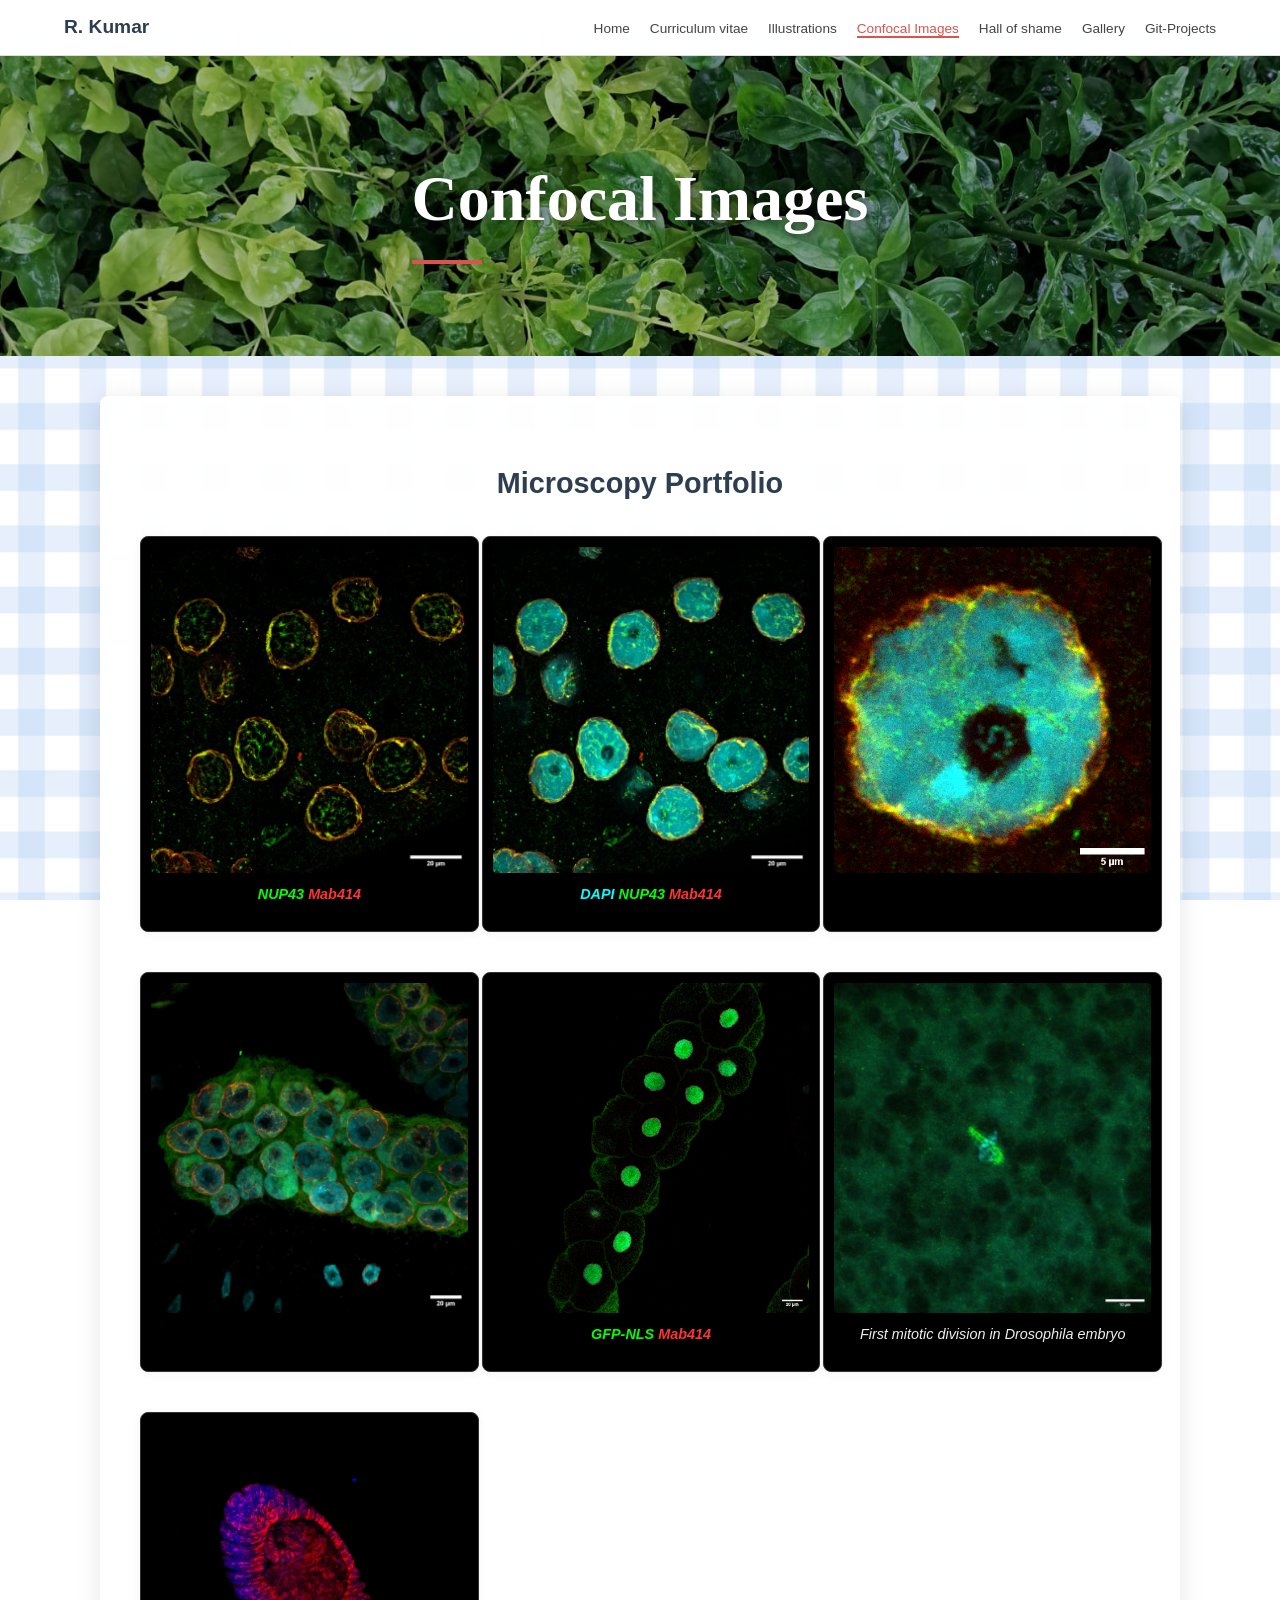
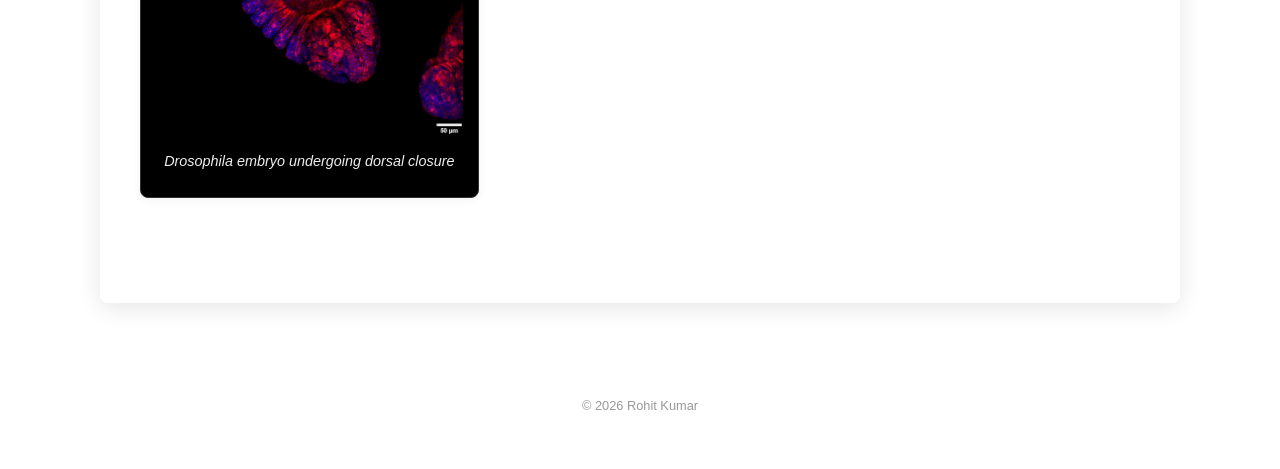
<file: confocal.html>
<!DOCTYPE html>
<html lang="en">
<head>
    <meta charset="UTF-8">
    <meta name="viewport" content="width=device-width, initial-scale=1.0">
    <title>Confocal Images | Rohit Kumar</title>
    <link rel="stylesheet" href="style.css">
</head>
<body>

    <nav class="navbar">
        <div class="nav-logo"><strong>R. Kumar</strong></div>
        <ul class="nav-links">
            <li><a href="index.html">Home</a></li>
            <li><a href="cv.html">Curriculum vitae</a></li>
            <li><a href="illustrations.html">Illustrations</a></li>
            <li><a href="confocal.html" class="active-link">Confocal Images</a></li>
            <li><a href="hall-of-shame.html">Hall of shame</a></li>
            <li><a href="gallery.html">Gallery</a></li>
            <li><a href="git-projects.html">Git-Projects</a></li>
        </ul>
    </nav>

    <header class="hero-banner">
        <div class="hero-text">
            <h1>Confocal Images</h1>
            <div class="red-line"></div>
        </div>
    </header>

    <main class="container">
        <section class="gallery-section">
            <h2 class="section-title">Microscopy Portfolio</h2>
            
            <div class="gallery-grid">
                
                <div class="art-card microscopy-card">
                    <img src="confocal/confocal1.jpg" alt="Drosophila Confocal Image 1">
                    <p class="caption">
                        <span class="text-green">NUP43</span> <span class="text-red">Mab414</span>
                    </p>
                </div>

                <div class="art-card microscopy-card">
                    <img src="confocal/confocal2.jpg" alt="Drosophila Confocal Image 2">
                    <p class="caption"> <span class="text-cyan">DAPI </span> <span class="text-green">NUP43 </span> <span class="text-red">Mab414</span> 
                    </p>
                </div>

                <div class="art-card microscopy-card">
                    <img src="confocal/confocal3.png" alt="Drosophila Confocal Image 3">
                    <p class="caption"></p>
                </div>

                <div class="art-card microscopy-card">
                    <img src="confocal/confocal4.jpg" alt="Drosophila Confocal Image 4">
                    <p class="caption"></p>
                </div>

                <div class="art-card microscopy-card">
                    <img src="confocal/confocal5.png" alt="Drosophila Confocal Image 5">
                    <p class="caption">
                        <span class="text-green">GFP-NLS</span> <span class="text-red">Mab414</span>
                    </p>
                </div>

                <div class="art-card microscopy-card">
                    <img src="confocal/confocal6.jpg" alt="Drosophila Confocal Image 6">
                    <p class="caption">First mitotic division in <i>Drosophila</i> embryo</p>
                </div>

                <div class="art-card microscopy-card">
                    <img src="confocal/confocal7.jpg" alt="Drosophila Confocal Image 7">
                    <p class="caption"><i>Drosophila</i> embryo undergoing dorsal closure</p>
                </div>

            </div>
        </section>
    </main>

    <footer class="cv-footer">
        <p>© 2026 Rohit Kumar </p>
    </footer>

</body>
</html>
</file>
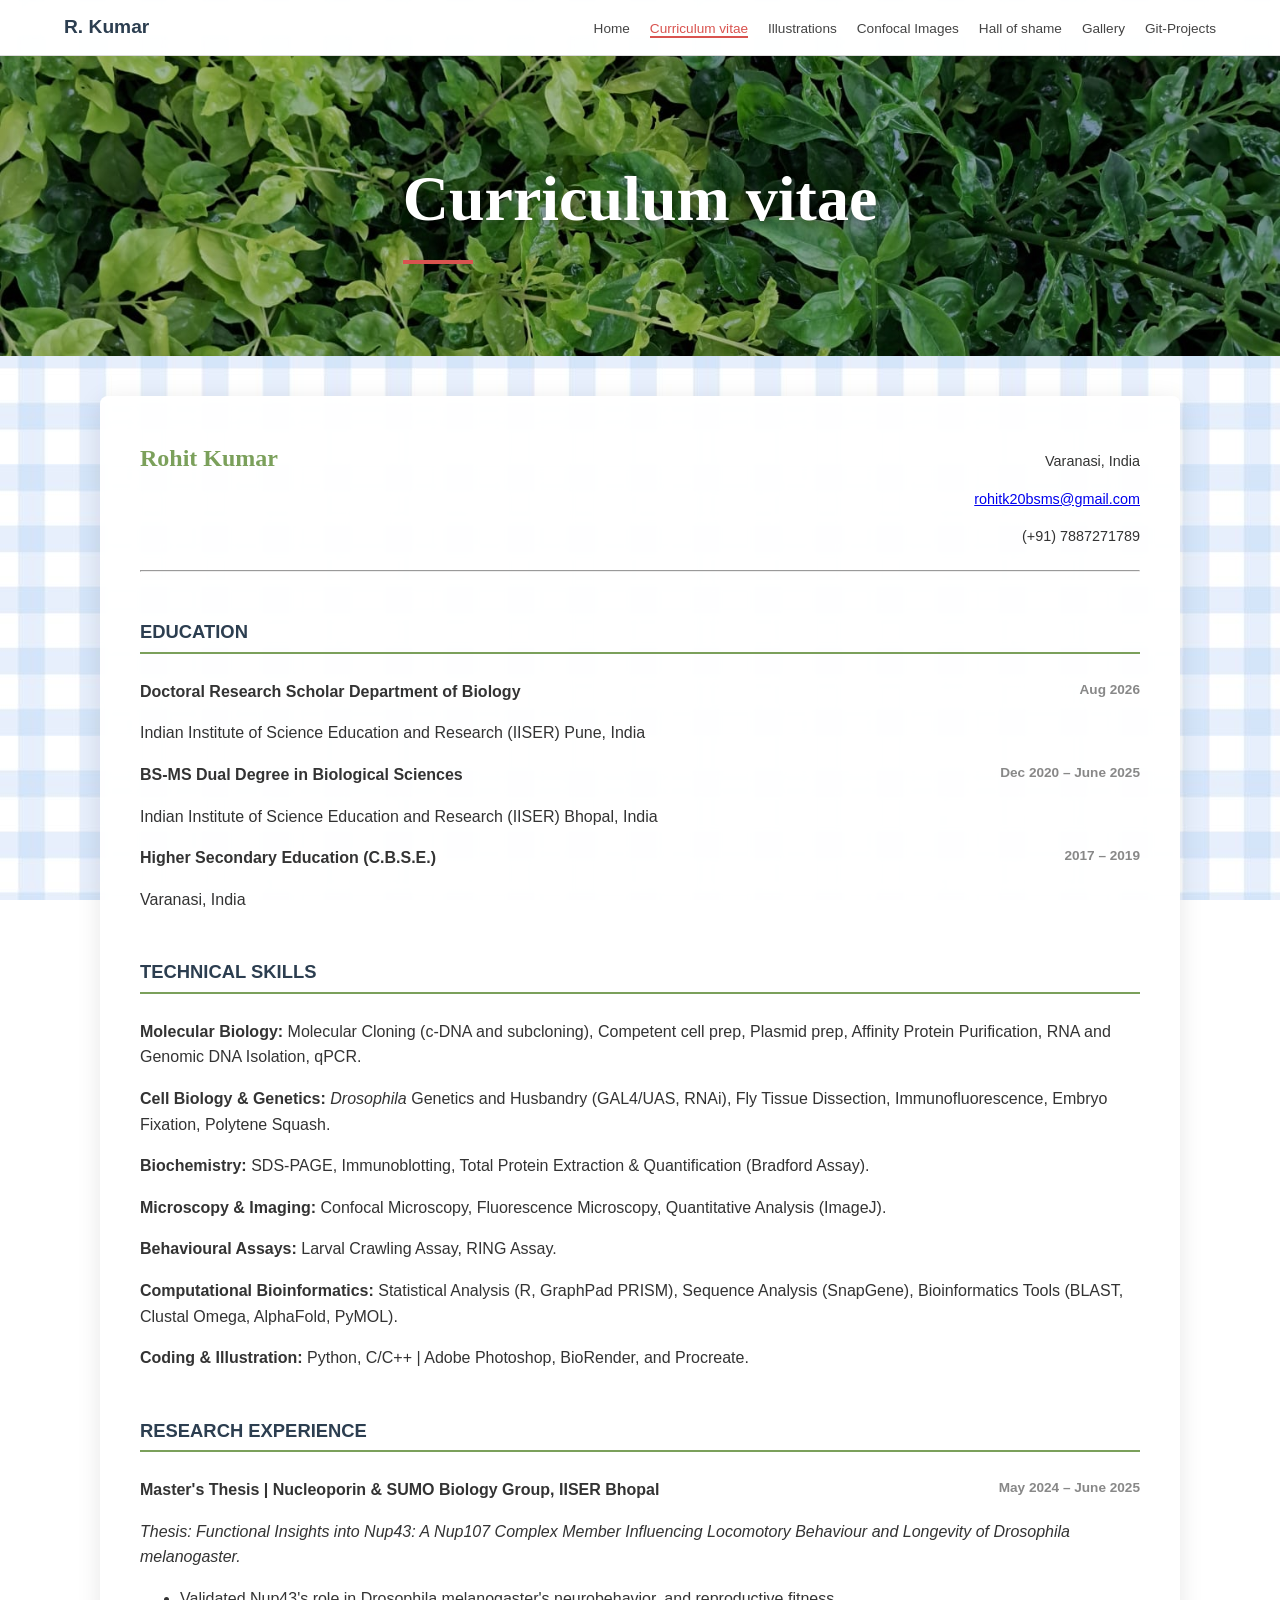
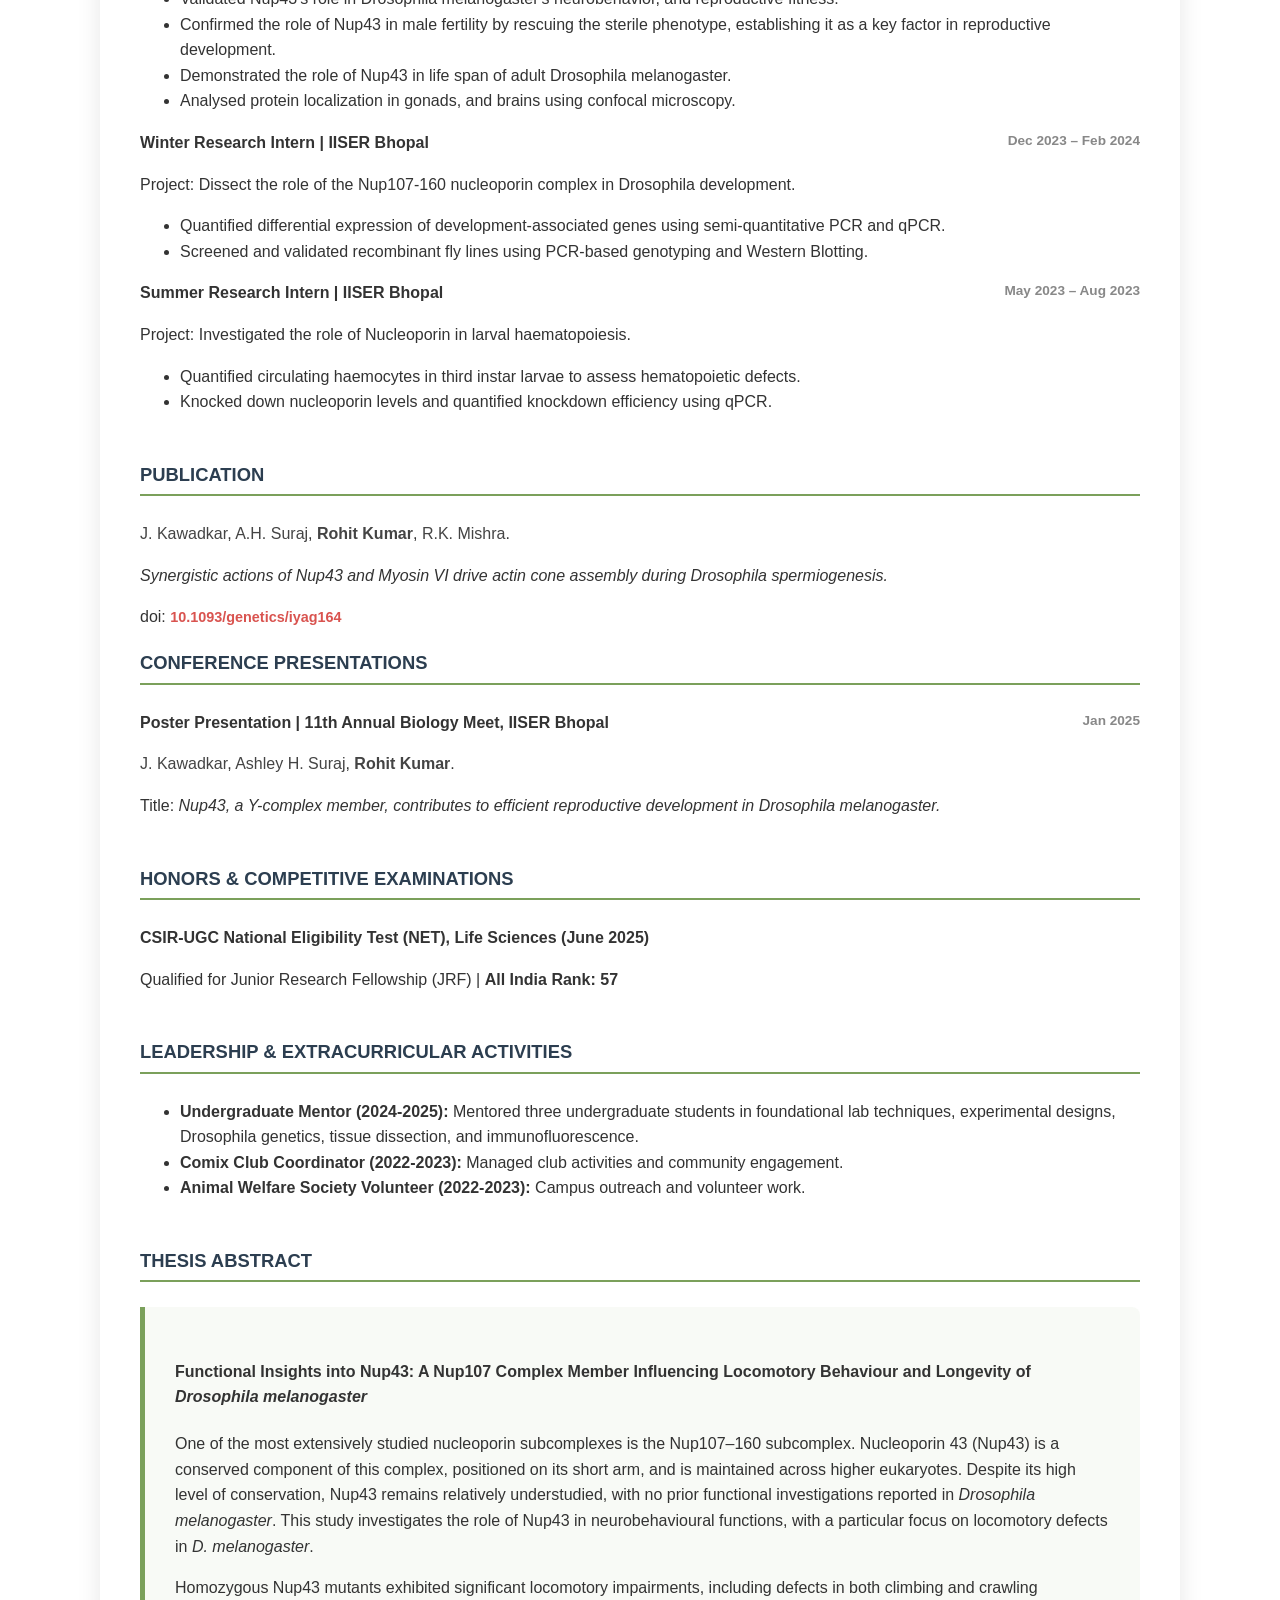
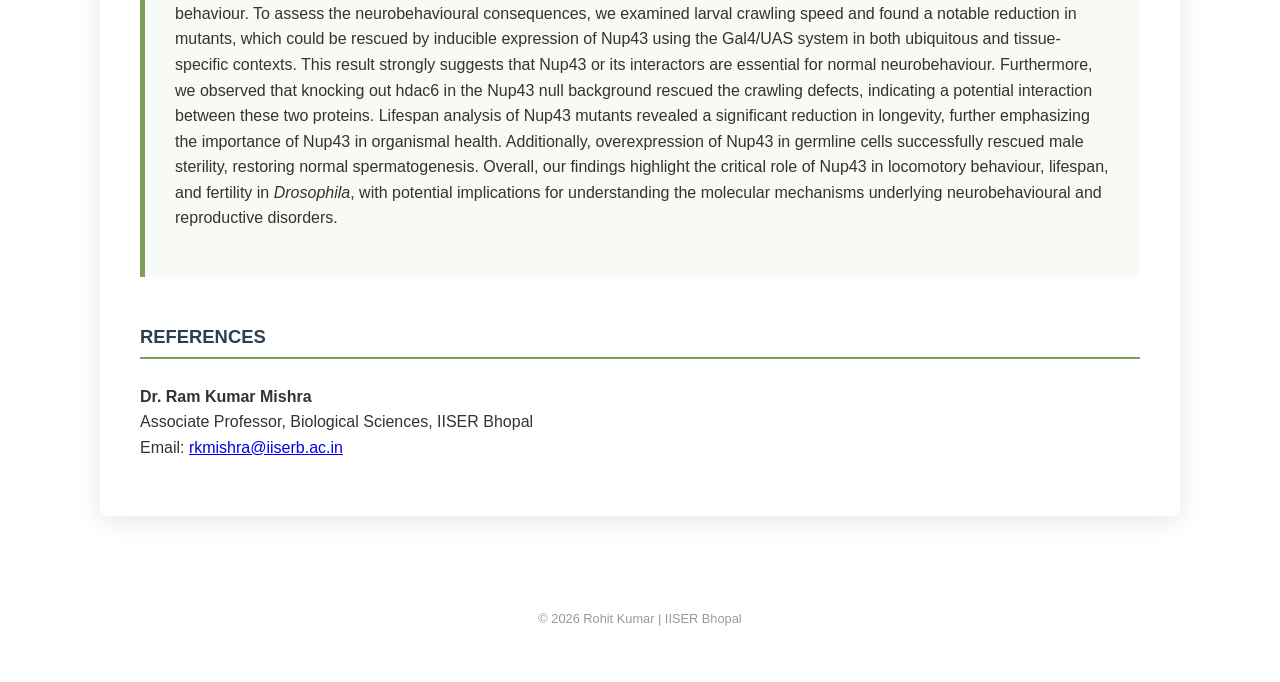
<file: cv.html>
<!DOCTYPE html>
<html lang="en">
<head>
    <meta charset="UTF-8">
    <meta name="viewport" content="width=device-width, initial-scale=1.0">
    <title>CV | Rohit Kumar</title>
    <link rel="stylesheet" href="style.css">
</head>
<body>

    <nav class="navbar">
        <div class="nav-logo"><strong>R. Kumar</strong></div>
        <ul class="nav-links">
            <li><a href="index.html">Home</a></li>
            <li><a href="cv.html" class="active-link">Curriculum vitae</a></li>
            <li><a href="illustrations.html">Illustrations</a></li>
            <li><a href="confocal.html">Confocal Images</a></li>
            <li><a href="hall-of-shame.html">Hall of shame</a></li>
            <li><a href="gallery.html">Gallery</a></li>
            <li><a href="git-projects.html">Git-Projects</a></li>
        </ul>
    </nav>

    <header class="hero-banner">
        <div class="hero-text">
            <h1>Curriculum vitae</h1>
            <div class="red-line"></div>
        </div>
    </header>

    <main class="container">
        <section class="cv-section">
            <div class="cv-header-flex">
                <h2 class="green-title">Rohit Kumar</h2>
                <div class="contact-info">
                    <p>Varanasi, India</p>
                    <p><a href="mailto:rohitk20bsms@gmail.com">rohitk20bsms@gmail.com</a></p>
                    <p>(+91) 7887271789</p>
                </div>
            </div>
            <hr class="cv-divider">

            <div class="cv-block">
                <h3>EDUCATION</h3>
                <div class="cv-item">
                    <span class="cv-date">Aug 2026 </span>
                    <strong> Doctoral Research Scholar Department of Biology </strong>
                    <p>Indian Institute of Science Education and Research (IISER) Pune, India</p>
                </div>
                <div class="cv-item">
                    <span class="cv-date">Dec 2020 – June 2025</span>
                    <strong>BS-MS Dual Degree in Biological Sciences</strong>
                    <p>Indian Institute of Science Education and Research (IISER) Bhopal, India</p>
                </div>
                <div class="cv-item">
                    <span class="cv-date">2017 – 2019</span>
                    <strong>Higher Secondary Education (C.B.S.E.)</strong>
                    <p>Varanasi, India</p>
                </div>
            </div>

            <div class="cv-block">
                <h3>TECHNICAL SKILLS</h3>
                <div class="skills-grid">
                    <p><strong>Molecular Biology:</strong> Molecular Cloning (c-DNA and subcloning), Competent cell prep, Plasmid prep, Affinity Protein Purification, RNA and Genomic DNA Isolation, qPCR.</p>
                    <p><strong>Cell Biology & Genetics:</strong> <em>Drosophila</em> Genetics and Husbandry (GAL4/UAS, RNAi), Fly Tissue Dissection, Immunofluorescence, Embryo Fixation, Polytene Squash.</p>
                    <p><strong>Biochemistry:</strong> SDS-PAGE, Immunoblotting, Total Protein Extraction & Quantification (Bradford Assay).</p>
                    <p><strong>Microscopy & Imaging:</strong> Confocal Microscopy, Fluorescence Microscopy, Quantitative Analysis (ImageJ).</p>
                    <p><strong>Behavioural Assays:</strong> Larval Crawling Assay, RING Assay.</p>
                    <p><strong>Computational Bioinformatics:</strong> Statistical Analysis (R, GraphPad PRISM), Sequence Analysis (SnapGene), Bioinformatics Tools (BLAST, Clustal Omega, AlphaFold, PyMOL).</p>
                    <p><strong>Coding & Illustration:</strong> Python, C/C++ | Adobe Photoshop, BioRender, and Procreate.</p>
                </div>
            </div>

            <div class="cv-block">
                <h3>RESEARCH EXPERIENCE</h3>
                
                <div class="cv-item">
                    <span class="cv-date">May 2024 – June 2025</span>
                    <strong>Master's Thesis | Nucleoporin & SUMO Biology Group, IISER Bhopal</strong>
                    <p><em>Thesis: Functional Insights into Nup43: A Nup107 Complex Member Influencing Locomotory Behaviour and Longevity of Drosophila melanogaster.</em></p>
                    <ul>
                        <li>Validated Nup43's role in Drosophila melanogaster's neurobehavior, and reproductive fitness.</li>
                        <li>Confirmed the role of Nup43 in male fertility by rescuing the sterile phenotype, establishing it as a key factor in reproductive development.</li>
                        <li>Demonstrated the role of Nup43 in life span of adult Drosophila melanogaster.</li>
                        <li>Analysed protein localization in gonads, and brains using confocal microscopy.</li>
                    </ul>
                </div>

                <div class="cv-item">
                    <span class="cv-date">Dec 2023 – Feb 2024</span>
                    <strong>Winter Research Intern | IISER Bhopal</strong>
                    <p>Project: Dissect the role of the Nup107-160 nucleoporin complex in Drosophila development.</p>
                    <ul>
                        <li>Quantified differential expression of development-associated genes using semi-quantitative PCR and qPCR.</li>
                        <li>Screened and validated recombinant fly lines using PCR-based genotyping and Western Blotting.</li>
                    </ul>
                </div>

                <div class="cv-item">
                    <span class="cv-date">May 2023 – Aug 2023</span>
                    <strong>Summer Research Intern | IISER Bhopal</strong>
                    <p>Project: Investigated the role of Nucleoporin in larval haematopoiesis.</p>
                    <ul>
                        <li>Quantified circulating haemocytes in third instar larvae to assess hematopoietic defects.</li>
                        <li>Knocked down nucleoporin levels and quantified knockdown efficiency using qPCR.</li>
                    </ul>
                </div>
            </div>

            <div class="cv-block">
                <h3>PUBLICATION</h3>
                <div class="cv-item">
                    <p class="author-list">
                        <a href="https://orcid.org/0009-0009-1483-6507" target="_blank" class="orcid-link">J. Kawadkar</a>, 
                        <a href="https://orcid.org/0009-0002-5865-1730" target="_blank" class="orcid-link">A.H. Suraj</a>, 
                        <a href="https://orcid.org/0009-0007-2792-2872" target="_blank" class="orcid-link"><strong>Rohit Kumar</strong></a>, 
                        <a href="https://orcid.org/0000-0002-9528-0476" target="_blank" class="orcid-link">R.K. Mishra</a>.
                    </p>
                    <p class="manuscript-title">
                        <em>Synergistic actions of Nup43 and Myosin VI drive actin cone assembly during Drosophila spermiogenesis.</em>
                    </p>
                    <p class="doi-link">doi: <a href="https://doi.org/10.1093/genetics/iyag164" target="_blank">10.1093/genetics/iyag164</a></p>
                </div>

                <h3>CONFERENCE PRESENTATIONS</h3>
                <div class="cv-item">
                    <span class="cv-date">Jan 2025</span>
                    <strong>Poster Presentation | 11th Annual Biology Meet, IISER Bhopal</strong>
                    <p class="author-list">
                        <a href="https://orcid.org/0009-0009-1483-6507" target="_blank" class="orcid-link">J. Kawadkar</a>, 
                        <a href="https://orcid.org/0009-0002-5865-1730" target="_blank" class="orcid-link">Ashley H. Suraj</a>, 
                        <a href="https://orcid.org/0009-0007-2792-2872" target="_blank" class="orcid-link"><strong>Rohit Kumar</strong></a>.
                    </p>
                    <p>Title: <em>Nup43, a Y-complex member, contributes to efficient reproductive development in Drosophila melanogaster.</em></p>
                </div>
            </div>

            <div class="cv-block">
                <h3>HONORS & COMPETITIVE EXAMINATIONS</h3>
                <div class="cv-item">
                    <strong>CSIR-UGC National Eligibility Test (NET), Life Sciences (June 2025)</strong>
                    <p>Qualified for Junior Research Fellowship (JRF) | <strong>All India Rank: 57</strong></p>
                </div>
            </div>

            <div class="cv-block">
                <h3>LEADERSHIP & EXTRACURRICULAR ACTIVITIES</h3>
                <ul>
                    <li><strong>Undergraduate Mentor (2024-2025):</strong> Mentored three undergraduate students in foundational lab techniques, experimental designs, Drosophila genetics, tissue dissection, and immunofluorescence.</li>
                    <li><strong>Comix Club Coordinator (2022-2023):</strong> Managed club activities and community engagement.</li>
                    <li><strong>Animal Welfare Society Volunteer (2022-2023):</strong> Campus outreach and volunteer work.</li>
                </ul>
            </div>

            <section class="cv-block abstract-container">
                <h3>THESIS ABSTRACT</h3>
                <div class="abstract-content">
                    <h4 class="thesis-title">Functional Insights into Nup43: A Nup107 Complex Member Influencing Locomotory Behaviour and Longevity of <em>Drosophila melanogaster</em></h4>
                    <p>One of the most extensively studied nucleoporin subcomplexes is the Nup107–160 subcomplex. Nucleoporin 43 (Nup43) is a conserved component of this complex, positioned on its short arm, and is maintained across higher eukaryotes. Despite its high level of conservation, Nup43 remains relatively understudied, with no prior functional investigations reported in <em>Drosophila melanogaster</em>. This study investigates the role of Nup43 in neurobehavioural functions, with a particular focus on locomotory defects in <em>D. melanogaster</em>.</p>

                    <p>Homozygous Nup43 mutants exhibited significant locomotory impairments, including defects in both climbing and crawling behaviour. To assess the neurobehavioural consequences, we examined larval crawling speed and found a notable reduction in mutants, which could be rescued by inducible expression of Nup43 using the Gal4/UAS system in both ubiquitous and tissue-specific contexts. This result strongly suggests that Nup43 or its interactors are essential for normal neurobehaviour. Furthermore, we observed that knocking out hdac6 in the Nup43 null background rescued the crawling defects, indicating a potential interaction between these two proteins. Lifespan analysis of Nup43 mutants revealed a significant reduction in longevity, further emphasizing the importance of Nup43 in organismal health. Additionally, overexpression of Nup43 in germline cells successfully rescued male sterility, restoring normal spermatogenesis. Overall, our findings highlight the critical role of Nup43 in locomotory behaviour, lifespan, and fertility in <em>Drosophila</em>, with potential implications for understanding the molecular mechanisms underlying neurobehavioural and reproductive disorders.</p>
                </div>
            </section>

            <div class="cv-block">
                <h3>REFERENCES</h3>
                <p><strong>Dr. Ram Kumar Mishra</strong><br>
                Associate Professor, Biological Sciences, IISER Bhopal<br>
                Email: <a href="mailto:rkmishra@iiserb.ac.in">rkmishra@iiserb.ac.in</a></p>
            </div>
        </section>
    </main>

    <footer class="cv-footer">
        <p>© 2026 Rohit Kumar | IISER Bhopal</p>
    </footer>

</body>
</html>
</file>
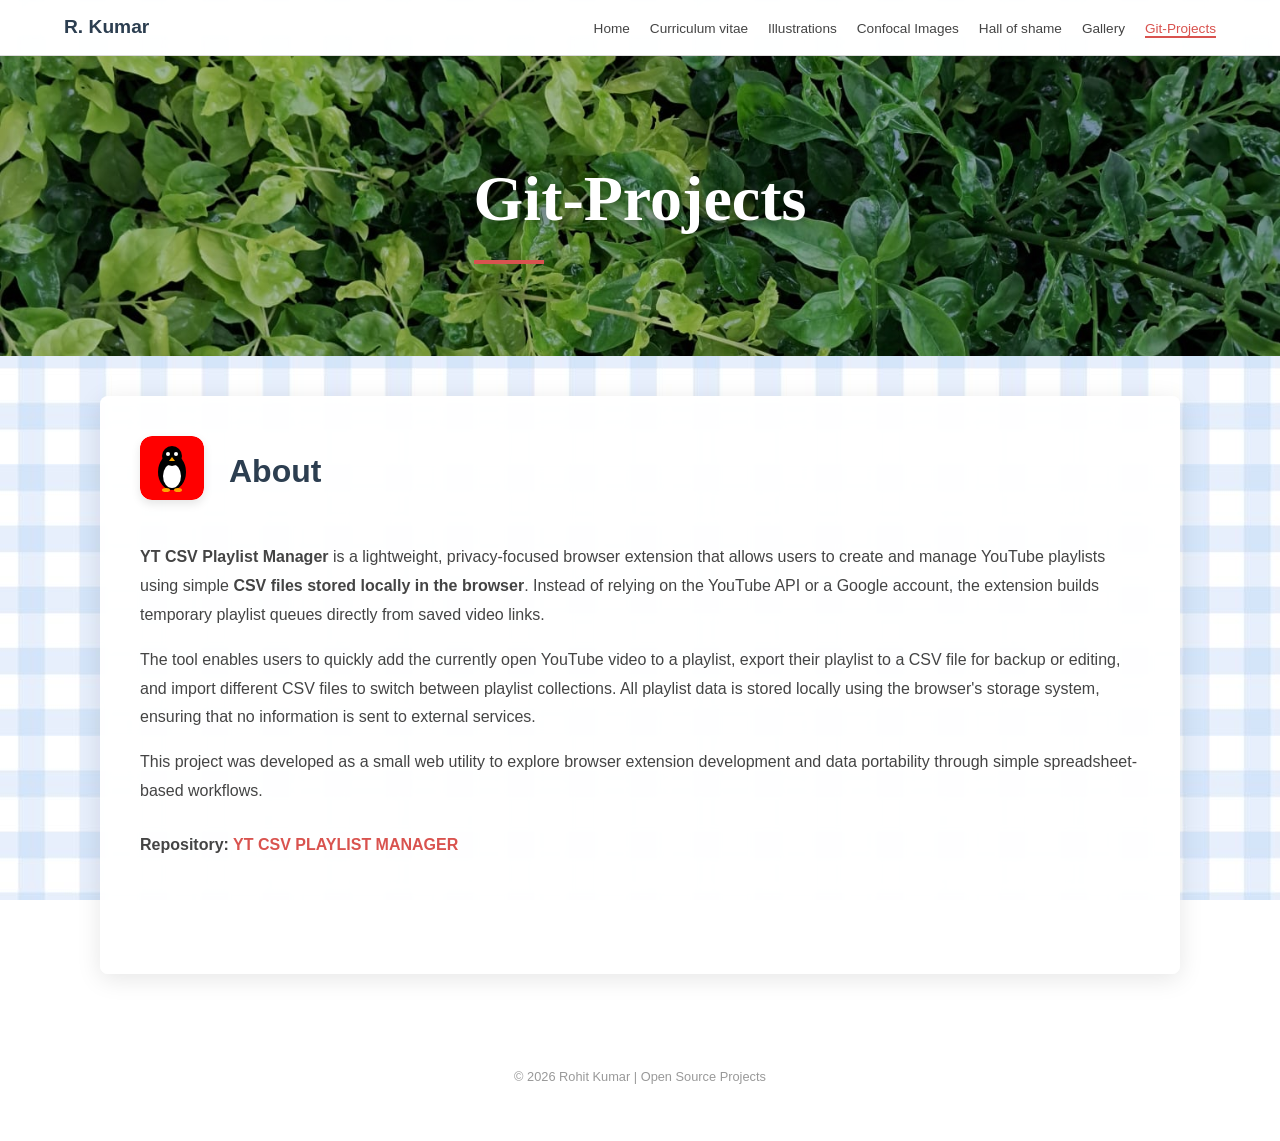
<file: git-projects.html>
<!DOCTYPE html>
<html lang="en">
<head>
    <meta charset="UTF-8">
    <meta name="viewport" content="width=device-width, initial-scale=1.0">
    <title>Git-Projects | Rohit Kumar</title>
    <link rel="stylesheet" href="style.css">
</head>
<body>

    <nav class="navbar">
        <div class="nav-logo"><strong>R. Kumar</strong></div>
        <ul class="nav-links">
            <li><a href="index.html">Home</a></li>
            <li><a href="cv.html">Curriculum vitae</a></li>
            <li><a href="illustrations.html">Illustrations</a></li>
            <li><a href="confocal.html">Confocal Images</a></li>
            <li><a href="hall-of-shame.html">Hall of shame</a></li>
            <li><a href="gallery.html">Gallery</a></li>
            <li><a href="git-projects.html" class="active-link">Git-Projects</a></li>
        </ul>
    </nav>

    <header class="hero-banner">
        <div class="hero-text">
            <h1>Git-Projects</h1>
            <div class="red-line"></div>
        </div>
    </header>

    <main class="container">
        
        <section class="project-item">
            <div class="project-header">
                <div class="project-logo">
                    <a href="https://github.com/rohitk20bsms-ui/yt-csv-extension" target="_blank" rel="noopener noreferrer">
                        <svg height="64" width="64" viewBox="0 0 64 64" xmlns="http://www.w3.org/2000/svg">
                          <rect width="64" height="64" rx="12" fill="#FF0000"/>
                          <ellipse cx="32" cy="36" rx="14" ry="18" fill="black"/>
                          <ellipse cx="32" cy="40" rx="9" ry="12" fill="white"/>
                          <circle cx="32" cy="20" r="10" fill="black"/>
                          <circle cx="28" cy="18" r="2" fill="white"/>
                          <circle cx="36" cy="18" r="2" fill="white"/>
                          <polygon points="32,21 29,25 35,25" fill="#FFA500"/>
                          <ellipse cx="26" cy="54" rx="4" ry="2" fill="#FFA500"/>
                          <ellipse cx="38" cy="54" rx="4" ry="2" fill="#FFA500"/>
                        </svg>
                    </a>
                </div>

                <div class="project-title-area">
                    <h2 class="project-headline">About</h2>
                </div>
            </div>

            <div class="project-description">
                <p><strong>YT CSV Playlist Manager</strong> is a lightweight, privacy-focused browser extension that allows users to create and manage YouTube playlists using simple <strong>CSV files stored locally in the browser</strong>. Instead of relying on the YouTube API or a Google account, the extension builds temporary playlist queues directly from saved video links.</p>
                
                <p>The tool enables users to quickly add the currently open YouTube video to a playlist, export their playlist to a CSV file for backup or editing, and import different CSV files to switch between playlist collections. All playlist data is stored locally using the browser's storage system, ensuring that no information is sent to external services.</p>
                
                <p>This project was developed as a small web utility to explore browser extension development and data portability through simple spreadsheet-based workflows.</p>

                <p class="repo-link">
                    Repository: <a href="https://github.com/rohitk20bsms-ui/yt-csv-extension" target="_blank">YT CSV PLAYLIST MANAGER</a>
                </p>
            </div>
        </section>

    </main>

    <footer class="cv-footer">
        <p>© 2026 Rohit Kumar | Open Source Projects</p>
    </footer>

</body>
</html>
</file>
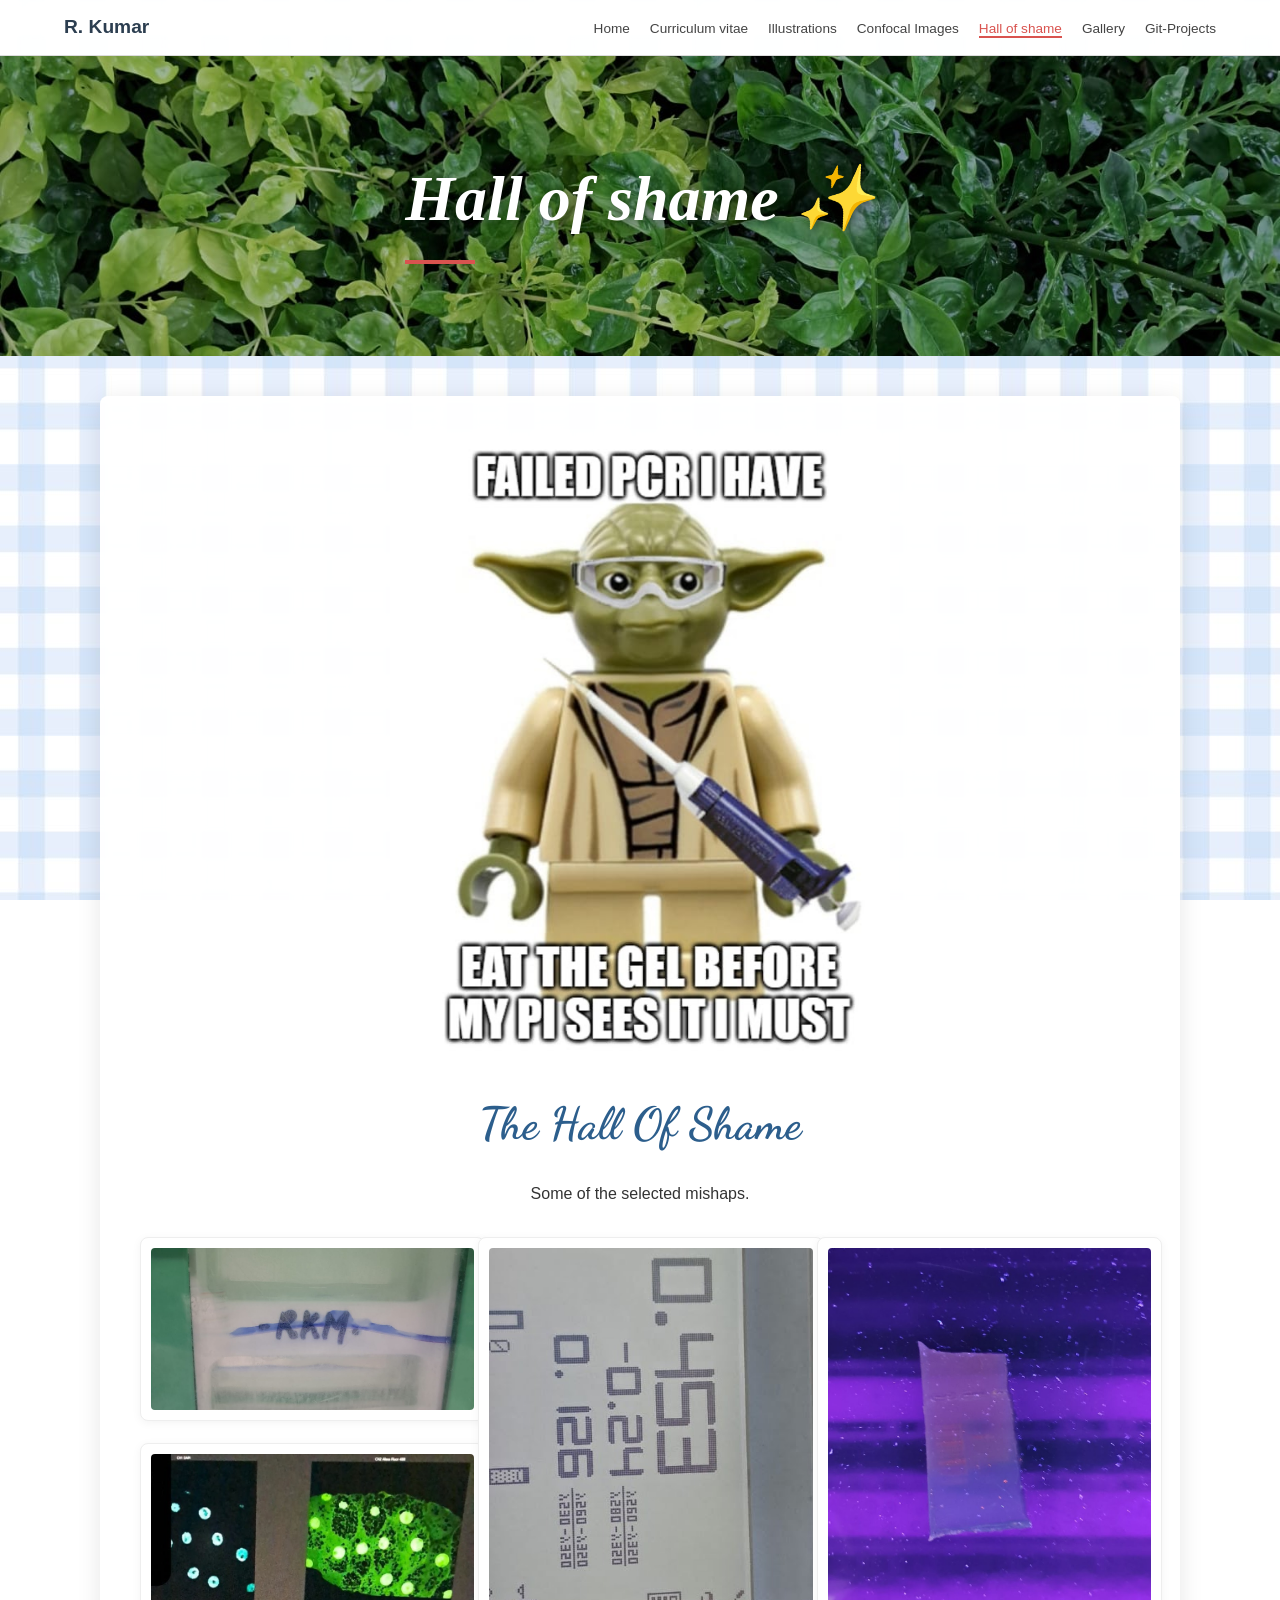
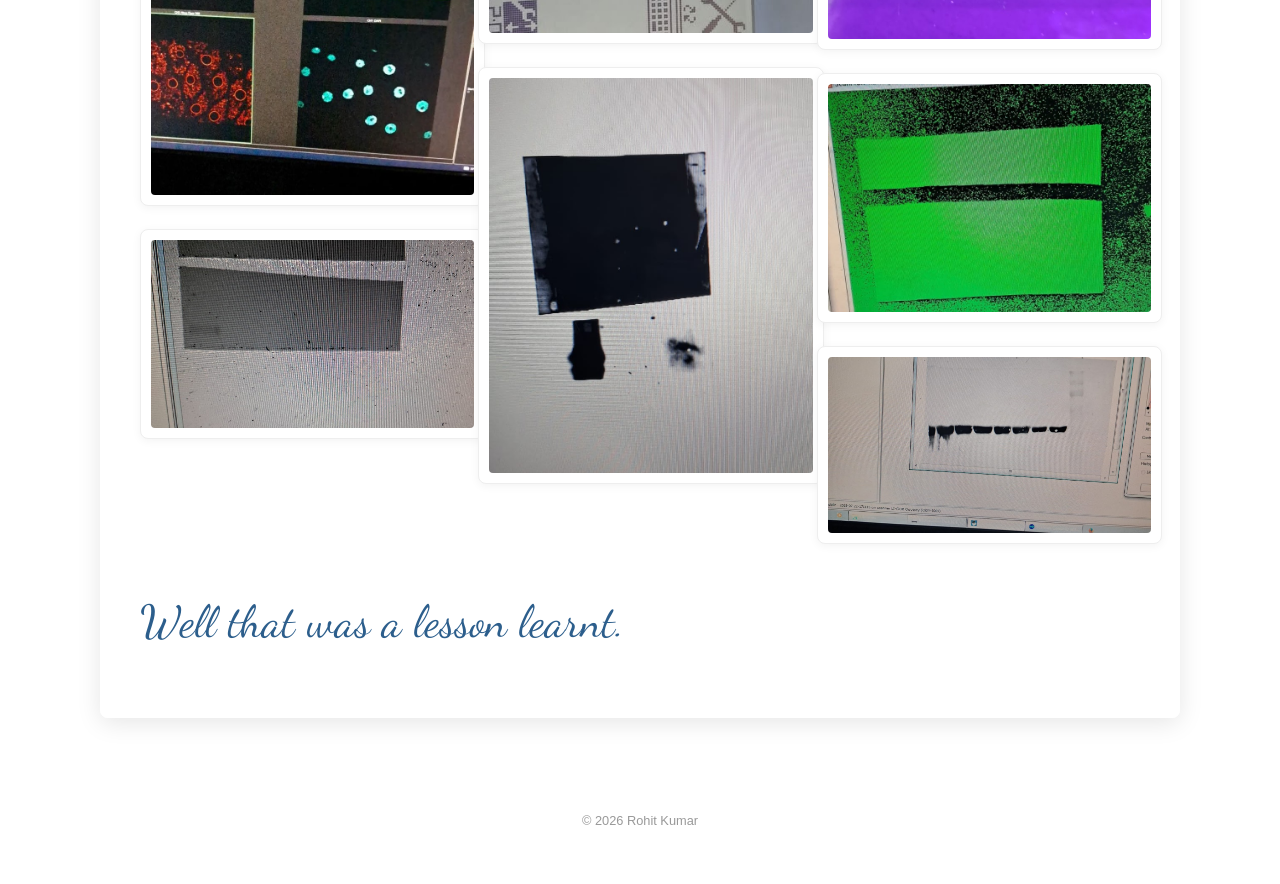
<file: hall-of-shame.html>
<!DOCTYPE html>
<html lang="en">
<head>
    <meta charset="UTF-8">
    <meta name="viewport" content="width=device-width, initial-scale=1.0">
    <title>Hall of Shame | Rohit Kumar</title>
    <link rel="stylesheet" href="style.css">
    <link href="https://fonts.googleapis.com/css2?family=Dancing+Script:wght@700&family=Satisfy&display=swap" rel="stylesheet">
</head>
<body>

    <nav class="navbar">
        <div class="nav-logo"><strong>R. Kumar</strong></div>
        <ul class="nav-links">
            <li><a href="index.html">Home</a></li>
            <li><a href="cv.html">Curriculum vitae</a></li>
            <li><a href="illustrations.html">Illustrations</a></li>
            <li><a href="confocal.html">Confocal Images</a></li>
            <li><a href="hall-of-shame.html" class="active-link">Hall of shame</a></li>
            <li><a href="gallery.html">Gallery</a></li>
            <li><a href="git-projects.html">Git-Projects</a></li>
        </ul>
    </nav>

    <header class="hero-banner">
        <div class="hero-text">
            <h1 class="shame-title-main">Hall of shame ✨</h1>
            <div class="red-line"></div>
        </div>
    </header>

    <main class="container">
        
        <section class="meme-header">
            <img src="shame/meme.jpg" alt="Yoda PCR Meme" class="yoda-meme">
        </section>

        <section class="shame-intro">
            <h2 class="script-font">The Hall Of Shame</h2>
            <p class="sub-text">Some of the selected mishaps.</p>
        </section>

        <div class="collage-grid">
            <div class="collage-item"><img src="shame/shame1.jpg" alt="Mishap 1"></div>
            <div class="collage-item"><img src="shame/shame2.jpg" alt="Mishap 2"></div>
            <div class="collage-item"><img src="shame/shame3.jpg" alt="Mishap 3"></div>
            <div class="collage-item"><img src="shame/shame4.jpg" alt="Mishap 4"></div>
            <div class="collage-item"><img src="shame/shame5.jpg" alt="Mishap 5"></div>
            <div class="collage-item"><img src="shame/shame6.jpg" alt="Mishap 6"></div>
            <div class="collage-item"><img src="shame/shame7.jpg" alt="Mishap 7"></div>
            <div class="collage-item"><img src="shame/shame8.jpg" alt="Mishap 8"></div>
        </div>

        <div class="lesson-learnt">
            <p class="script-font">Well that was a lesson learnt.</p>
        </div>

    </main>

    <footer class="cv-footer">
        <p>© 2026 Rohit Kumar </p>
    </footer>

</body>
</html>
</file>
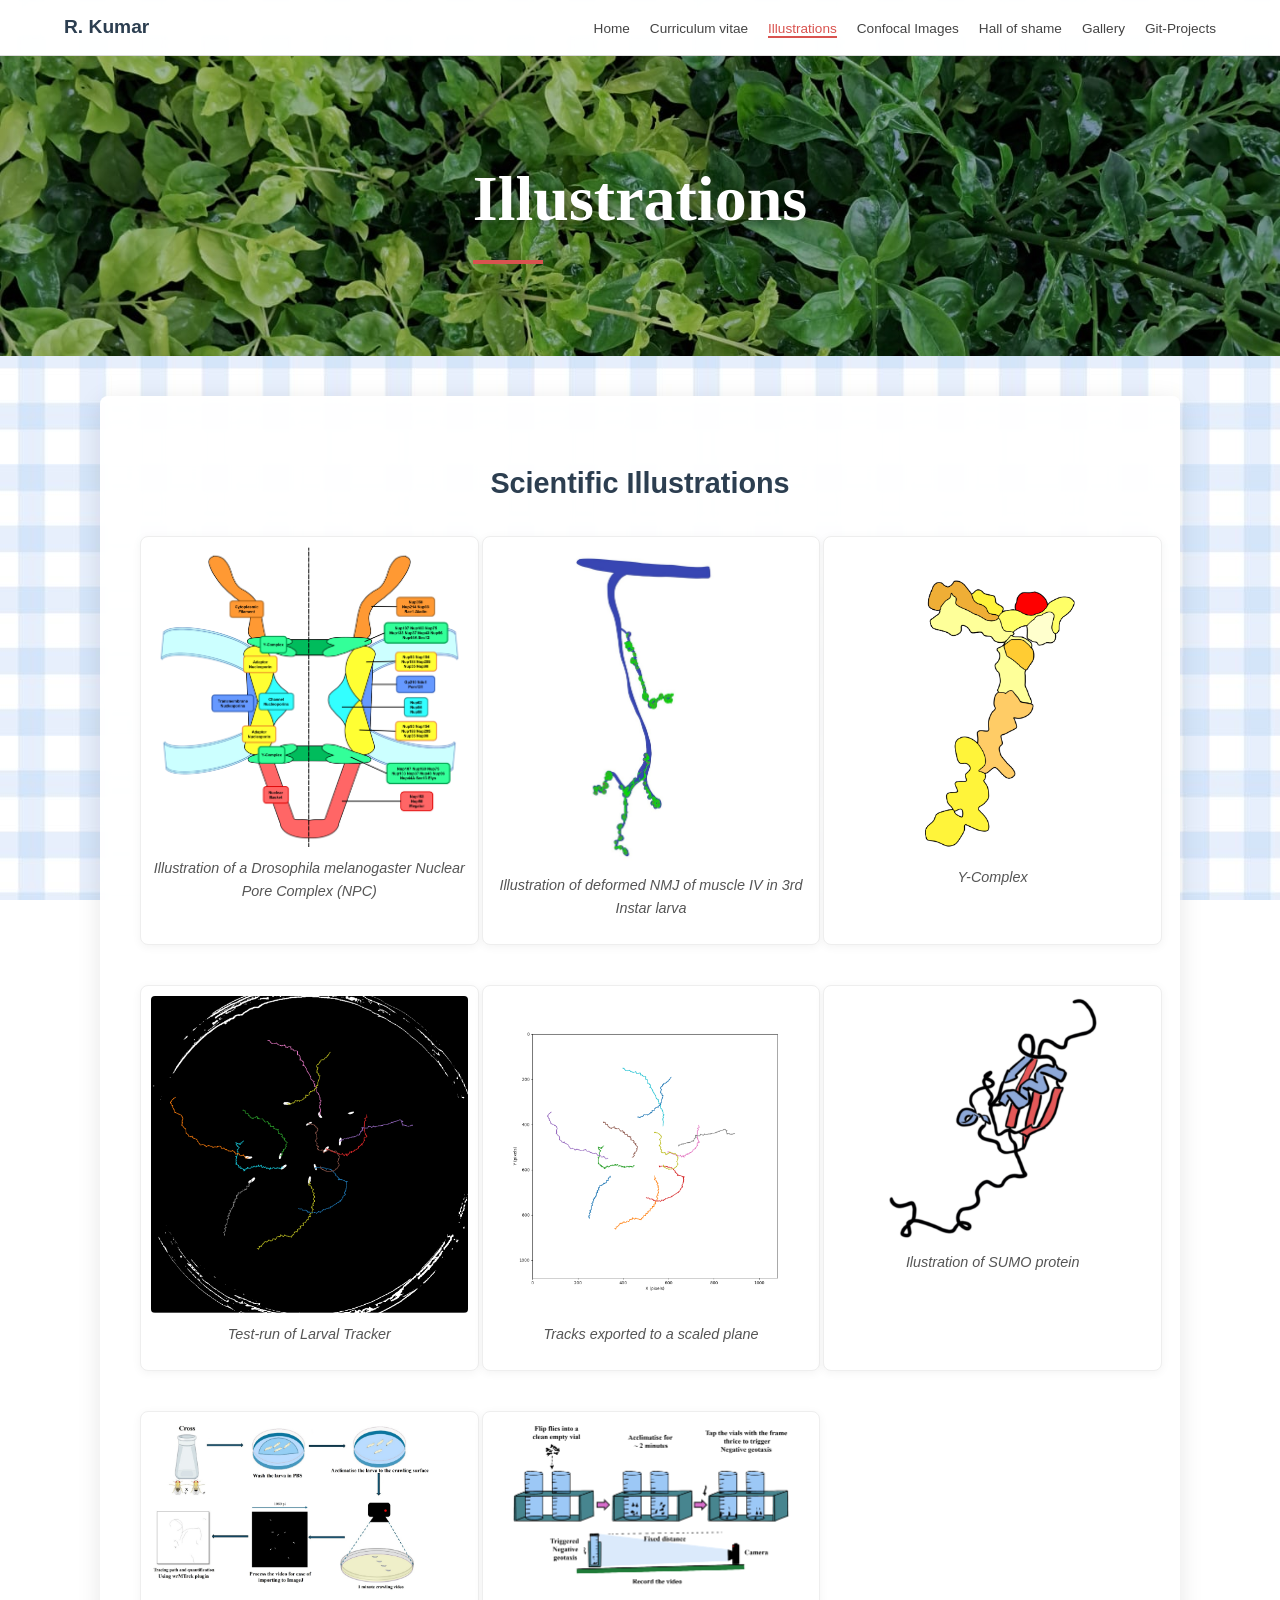
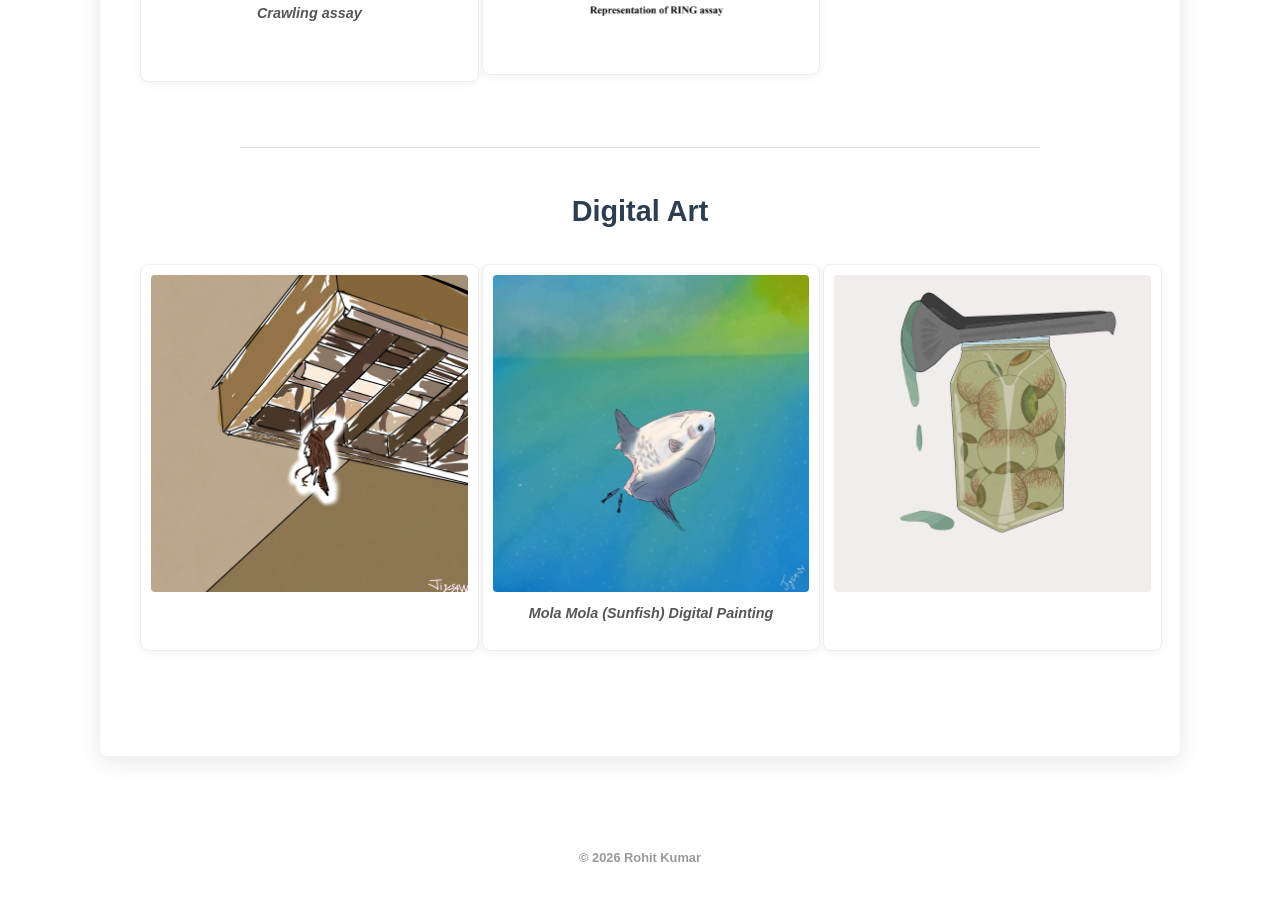
<file: illustrations.html>
<!DOCTYPE html>
<html lang="en">
<head>
    <meta charset="UTF-8">
    <meta name="viewport" content="width=device-width, initial-scale=1.0">
    <title>Illustrations | Rohit Kumar</title>
    <link rel="stylesheet" href="style.css">
</head>
<body>

    <nav class="navbar">
        <div class="nav-logo"><strong>R. Kumar</strong></div>
        <ul class="nav-links">
            <li><a href="index.html">Home</a></li>
            <li><a href="cv.html">Curriculum vitae</a></li>
            <li><a href="illustrations.html" class="active-link">Illustrations</a></li>
            <li><a href="confocal.html">Confocal Images</a></li>
            <li><a href="hall-of-shame.html">Hall of shame</a></li>
            <li><a href="gallery.html">Gallery</a></li>
            <li><a href="git-projects.html">Git-Projects</a></li>
        </ul>
    </nav>

    <header class="hero-banner">
        <div class="hero-text">
            <h1>Illustrations</h1>
            <div class="red-line"></div>
        </div>
    </header>

    <main class="container">
        
        <section class="gallery-section">
            <h2 class="section-title">Scientific Illustrations</h2>
            <div class="gallery-grid">
                
                <div class="art-card">
                    <img src="scientific/illustration1.png" alt="Scientific Illustration 1">
                    <p class="caption">Illustration of a <i>Drosophila melanogaster</i> Nuclear Pore Complex (NPC)</p>
                </div>

                 <div class="art-card">
                    <img src="scientific/illustration8.jpg" alt="Scientific Illustration 8">
                    <p class="caption">Illustration of deformed NMJ of muscle IV in 3rd Instar larva</p>
                </div>
               
                <div class="art-card">
                    <img src="scientific/illustration3.png" alt="Scientific Illustration 3">
                    <p class="caption">Y-Complex</p>
                </div>

                <div class="art-card">
                    <img src="scientific/illustration4.png" alt="Scientific Illustration 4">
                    <p class="caption">Test-run of Larval Tracker</p>
                </div>

                <div class="art-card">
                    <img src="scientific/illustration5.png" alt="Scientific Illustration 5">
                    <p class="caption">Tracks exported to a scaled plane</p>
                </div>
                
                 <div class="art-card">
                    <img src="scientific/illustration6.png" alt="Scientific Illustration 6">
                    <p class="caption">Ilustration of SUMO protein</p>
                    </div>
                
                  <div class="art-card">
                    <img src="scientific/illustration7.jpg" alt="Scientific Illustration 7">
                    <p class="caption"><b>Crawling assay<b/></p>
                </div>
                
                 <div class="art-card">
                    <img src="scientific/illustration2.png" alt="Scientific Illustration 2">
                    <p class="caption"></p>
                </div>
            </div>
        </section>

        <hr class="section-divider">

        <section class="gallery-section">
            <h2 class="section-title">Digital Art</h2>
            <div class="gallery-grid">
                
                <div class="art-card">
                    <img src="digital/art1.jpg" alt="Digital Art 1">
                    <p class="caption"></p>
                </div>

                <div class="art-card">
                    <img src="digital/art2.jpg" alt="Digital Art 2">
                    <p class="caption"><b>Mola Mola (Sunfish)</b> Digital Painting</p>
                </div>

                <div class="art-card">
                    <img src="digital/art3.jpg" alt="Digital Art 3">
                    <p class="caption"></p>
                </div>

            </div>
        </section>

    </main>

    <footer class="cv-footer">
        <p>© 2026 Rohit Kumar </p>
    </footer>

</body>
</html>
</file>
<file: style.css>
/* ==========================================
   1. GLOBAL SETTINGS & SHARED COMPONENTS
   ========================================== */
body {
    /* Updated path for GitHub Subdirectory compatibility */
    background-image: url('./background.jpg');
    background-repeat: repeat;
    background-attachment: fixed;
    margin: 0;
    padding: 0;
    font-family: 'Segoe UI', Tahoma, Geneva, Verdana, sans-serif;
    color: #333;
    line-height: 1.6;
}

.container {
    max-width: 1000px;
    margin: 40px auto;
    background-color: rgba(255, 255, 255, 0.98); 
    padding: 40px;
    border-radius: 8px;
    box-shadow: 0 5px 25px rgba(0,0,0,0.1);
}

.section-title {
    text-align: center;
    color: #2c3e50;
    margin-bottom: 30px;
    font-size: 1.8rem;
}

/* ==========================================
   2. NAVIGATION BAR (Sticky)
   ========================================== */
.navbar {
    display: flex;
    justify-content: space-between;
    align-items: center;
    padding: 12px 5%;
    background: rgba(255, 255, 255, 0.97);
    border-bottom: 1px solid #ddd;
    position: sticky;
    top: 0;
    z-index: 1000;
}

.nav-logo { font-weight: bold; font-size: 1.2rem; color: #2c3e50; }

.nav-links { display: flex; list-style: none; gap: 20px; margin: 0; }

.nav-links a {
    text-decoration: none;
    color: #444;
    font-size: 0.85rem;
    font-weight: 500;
    transition: color 0.3s;
}

.active-link {
    color: #d9534f !important; /* Brand Red */
    font-weight: bold;
    border-bottom: 2px solid #d9534f;
}

/* ==========================================
   3. HERO BANNERS & FONTS
   ========================================== */
.hero-banner {
    width: 100%;
    height: 300px;
    /* Updated path for GitHub Subdirectory compatibility */
    background-image: linear-gradient(rgba(0,0,0,0.2), rgba(0,0,0,0.2)), url('./photo4.jpg');
    background-size: cover;
    background-position: center;
    display: flex;
    flex-direction: column;
    justify-content: center;
    align-items: center;
    color: white;
}

.hero-text h1 {
    font-size: clamp(2.5rem, 8vw, 4rem);
    font-family: 'Times New Roman', serif;
    margin: 0;
    text-shadow: 2px 2px 8px rgba(0,0,0,0.4);
}

/* Specific Script Fonts for Hall of Shame & Gallery Titles */
.gallery-title-script {
    font-family: 'Dancing Script', cursive;
    font-size: 4rem;
    color: white;
    text-shadow: 2px 2px 10px rgba(0,0,0,0.3);
}

.shame-title-main { font-family: 'Times New Roman', serif; font-style: italic; font-size: 3.5rem; }

.script-font {
    font-family: 'Dancing Script', cursive;
    font-size: 2.8rem;
    color: #2c5e8c;
    margin: 20px 0;
}

.red-line { width: 70px; height: 4px; background-color: #d9534f; margin-top: 10px; }

/* ==========================================
   4. HOME PAGE CAROUSEL
   ========================================== */
.about-section { display: flex; align-items: center; gap: 40px; justify-content: space-between; }

.text-content { flex: 1; }

.carousel-container {
    position: relative;
    width: 350px;
    height: 350px; 
    overflow: hidden;
    border-radius: 12px;
    border: 1px solid #ddd;
    background: #f9f9f9;
}

.slide { display: none; width: 100%; height: 100%; object-fit: cover; animation: fadeEffect 1s; }

@keyframes fadeEffect { from {opacity: 0.4} to {opacity: 1} }

.carousel-dots { position: absolute; bottom: 15px; width: 100%; text-align: center; }

.dot {
    height: 10px; width: 10px; margin: 0 5px;
    background-color: rgba(255, 255, 255, 0.6);
    border-radius: 50%; display: inline-block; cursor: pointer;
}

.dot.active { background-color: #d9534f; transform: scale(1.2); }

/* ==========================================
   5. CV & ACADEMIC SECTION
   ========================================== */
.cv-header-flex { display: flex; justify-content: space-between; align-items: baseline; }
.green-title { color: #7ba05b; font-family: 'Comic Sans MS', cursive; margin: 0; }
.contact-info { text-align: right; font-size: 0.9rem; }
.cv-block { margin-top: 45px; }
.cv-block h3 { border-bottom: 2px solid #7ba05b; color: #2c3e50; font-size: 1.15rem; padding-bottom: 5px; margin-bottom: 25px; }
.cv-date { float: right; color: #888; font-size: 0.85rem; font-weight: bold; }
.orcid-link { color: #444; text-decoration: none; transition: 0.3s; }
.orcid-link:hover { color: #a6ce39; text-decoration: underline; }
.doi-link a { color: #d9534f; text-decoration: none; font-size: 0.9rem; font-weight: bold; }
.abstract-content { background-color: rgba(123, 160, 91, 0.05); padding: 30px; border-left: 5px solid #7ba05b; border-radius: 0 8px 8px 0; }

/* ==========================================
   6. GALLERY & COLLAGE SYSTEMS
   ========================================== */
.art-card, .collage-item, .masonry-item {
    background: #fff;
    padding: 10px;
    border: 1px solid #eee;
    border-radius: 8px;
    box-shadow: 0 2px 10px rgba(0,0,0,0.05);
    transition: transform 0.3s ease;
    display: inline-block;
    width: 100%;
    margin-bottom: 15px;
}

.art-card img, .collage-item img, .masonry-item img { width: 100%; height: auto; border-radius: 4px; display: block; }
.art-card:hover, .masonry-item:hover { transform: scale(1.03); z-index: 5; }

.gallery-grid { display: grid; grid-template-columns: repeat(auto-fit, minmax(300px, 1fr)); gap: 25px; margin-bottom: 50px; }

.collage-grid, .masonry-gallery {
    column-count: 3;
    column-gap: 15px;
    width: 100%;
    margin: 20px 0;
}

.microscopy-card { background: #000 !important; border: 1px solid #333; }
.microscopy-card .caption { color: #eeeeee !important; }

.caption { margin-top: 10px; font-size: 0.9rem; color: #555; text-align: center; min-height: 1.2em; font-style: italic; }

.text-green { color: #00ff00; font-weight: bold; }
.text-red { color: #ff3333; font-weight: bold; }
.text-magenta { color: #ff00ff; font-weight: bold; }
.text-cyan { color: #00ffff; font-weight: bold; }

/* ==========================================
   7. FOOTER & EXTRAS
   ========================================== */
.cv-footer { text-align: center; padding: 40px; font-size: 0.8rem; color: #999; }
.section-divider { border: 0; border-top: 1px solid #ddd; margin: 40px auto; width: 80%; }
.yoda-meme { max-width: 500px; width: 100%; height: auto; display: block; margin: 0 auto 30px auto; }

/* ==========================================
   8. RESPONSIVENESS
   ========================================== */
@media (max-width: 900px) {
    .collage-grid, .masonry-gallery { column-count: 2; }
}

@media (max-width: 768px) {
    .container { padding: 30px; margin: 20px; }
    .about-section { flex-direction: column; text-align: center; }
    .cv-header-flex { flex-direction: column; align-items: center; text-align: center; }
    .contact-info { text-align: center; margin-top: 10px; }
    .cv-date { float: none; display: block; }
}

@media (max-width: 600px) {
    .collage-grid, .masonry-gallery { column-count: 1; }
    .gallery-title-script { font-size: 3rem; }
}

/* --- GIT PROJECTS STYLING --- */
.project-item { display: flex; flex-direction: column; gap: 20px; margin-bottom: 60px; }
.project-header { display: flex; align-items: center; gap: 25px; }
.project-logo svg { border-radius: 12px; box-shadow: 0 4px 10px rgba(0,0,0,0.1); transition: transform 0.3s ease; }
.project-logo svg:hover { transform: scale(1.05); }
.project-headline { font-size: 2rem; color: #2c3e50; margin: 0; }
.project-description p { font-size: 1rem; color: #444; line-height: 1.8; margin-bottom: 15px; }
.repo-link { margin-top: 25px; font-weight: bold; }
.repo-link a { color: #d9534f; text-decoration: none; border-bottom: 1px solid transparent; transition: border 0.3s; }
.repo-link a:hover { border-bottom: 1px solid #d9534f; }

/* --- SOCIAL LINKS RIBBON --- */
.social-links { display: flex; gap: 20px; margin-top: 25px; align-items: center; }
.social-links a { transition: transform 0.3s ease, opacity 0.3s ease; display: inline-block; }
.social-links img { width: 30px; height: 30px; object-fit: contain; filter: grayscale(20%); }
.social-links a:hover { transform: translateY(-3px); opacity: 0.8; }
.social-links a[title="ORCID"]:hover img { filter: drop-shadow(0 0 5px #a6ce39); }

/* --- SHAME PAGE SPECIFICS --- */
.shame-hero { text-align: center; margin-bottom: 40px; border-bottom: 1px solid #eee; padding-bottom: 20px; }
.meme-caption { font-size: 0.8rem; color: #888; margin-top: 10px; font-style: italic; }
.shame-intro { text-align: center; margin-bottom: 30px; }
.lesson-learnt-box { text-align: center; margin-top: 50px; padding: 20px; border-top: 1px solid #eee; }

/* --- IN-LINE SVG LOGO STYLING --- */
.logo-svg {
    height: 48px;       /* Set the explicit height of the logo */
    width: auto;        /* Maintain the square aspect ratio from the viewBox */
    display: block;
    margin-right: 15px; /* Spacing between logo and links */
    transition: transform 0.3s ease;
}

/* --- THE BIOLOGIST HOVER MAGIC --- */
/* When you hover over the logo link... */
.nav-logo a:hover .logo-svg {
    transform: scale(1.1) rotate(5deg);
}

/* ...The markings turn into your brand red (#d9534f) */
.nav-logo a:hover .logo-svg .marking-path {
    fill: #d9534f;
    transition: fill 0.3s ease;
}

/* ...The entire face path becomes slightly warmer/more defined */
.nav-logo a:hover .logo-svg .face-path {
    fill: #e8a87c;
    transition: fill 0.3s ease;
}

/* --- Ensure vertical centering --- */
.nav-logo {
    display: flex;
    align-items: center;
}
</file>
